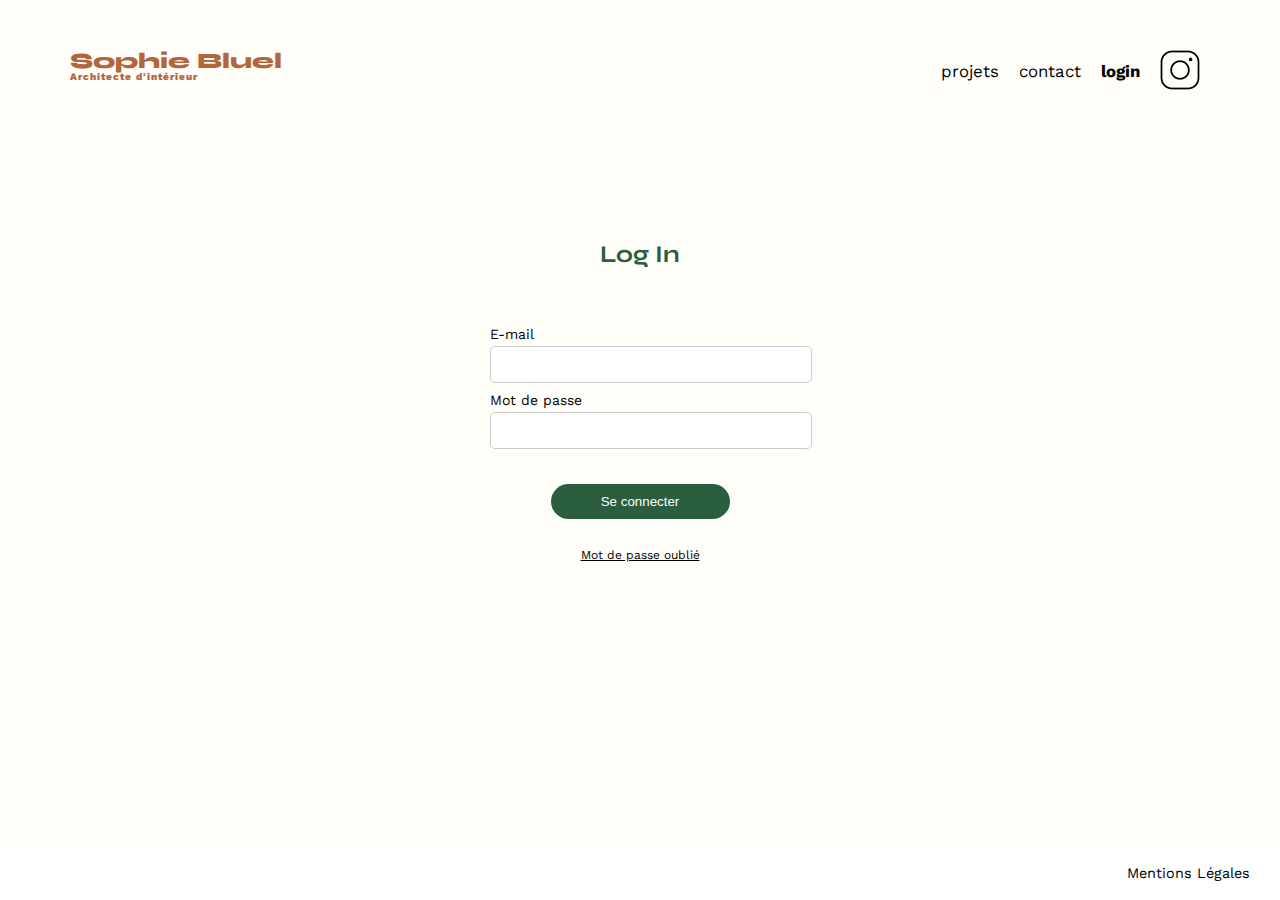
<file: FrontEnd/assets/login.html>
<!DOCTYPE html>
<html lang="fr">
  <head>
    <meta charset="UTF-8" />
    <title>Login</title>
    <meta name="viewport" content="width=device-width, initial-scale=1.0" />
    <link rel="preconnect" href="https://fonts.googleapis.com" />
    <link rel="preconnect" href="https://fonts.gstatic.com" crossorigin />
    <link
      href="https://fonts.googleapis.com/css2?family=Syne:wght@700;800&family=Work+Sans&display=swap"
      rel="stylesheet"
    />
    <meta name="description" content="" />
    <link rel="stylesheet" href="./style.css" />
    <script src="./scripts/login.js" defer></script>
  </head>
  <body>
    <header>
      <h1>Sophie Bluel <span>Architecte d'intérieur</span></h1>
      <nav>
        <ul>
          <li><a href="../index.html">projets</a></li>
          <li><a href="../index.html#contact">contact</a></li>
          <li><a href="./login.html" class="active">login</a></li>
          <li><img src="./icons/instagram.png" alt="Instagram" /></li>
        </ul>
      </nav>
    </header>
    <main>
      <div class="login-container">
        <h2>Log In</h2>
        <form>
          <label for="email">E-mail</label>
          <input type="email" id="email" name="email" />
          <label for="password">Mot de passe</label>
          <input type="password" id="password" name="password" />
          <button type="submit">Se connecter</button>
          <a href="#">Mot de passe oublié</a>
        </form>
      </div>
    </main>
    <footer>
      <nav>
        <ul>
          <li>Mentions Légales</li>
        </ul>
      </nav>
    </footer>
  </body>
</html>
</file>
<file: FrontEnd/assets/style.css>
/* http://meyerweb.com/eric/tools/css/reset/
   v2.0 | 20110126
   License: none (public domain)
*/

html,
body,
div,
span,
applet,
object,
iframe,
h1,
h2,
h3,
h4,
h5,
h6,
p,
blockquote,
pre,
a,
abbr,
acronym,
address,
big,
cite,
code,
del,
dfn,
em,
img,
ins,
kbd,
q,
s,
samp,
small,
strike,
strong,
sub,
sup,
tt,
var,
b,
u,
i,
center,
dl,
dt,
dd,
ol,
ul,
li,
fieldset,
form,
label,
legend,
table,
caption,
tbody,
tfoot,
thead,
tr,
th,
td,
article,
aside,
canvas,
details,
embed,
figure,
figcaption,
footer,
header,
hgroup,
menu,
nav,
output,
ruby,
section,
summary,
time,
mark,
audio,
video {
  margin: 0;
  padding: 0;
  border: 0;
  font-size: 100%;
  font: inherit;
  vertical-align: baseline;
}
/* HTML5 display-role reset for older browsers */
article,
aside,
details,
figcaption,
figure,
footer,
header,
hgroup,
menu,
nav,
section {
  display: block;
}
body {
  line-height: 1;
}
ol,
ul {
  list-style: none;
}
blockquote,
q {
  quotes: none;
}
blockquote:before,
blockquote:after,
q:before,
q:after {
  content: "";
  content: none;
}
table {
  border-collapse: collapse;
  border-spacing: 0;
}
/** end reset css**/
/* scroll behavior effet de défilement fluide */
html {
  scroll-behavior: smooth;
}

body {
  max-width: 1140px;
  margin: auto;
  font-family: "Work Sans";
  font-size: 14px;
  display: flex;
  flex-direction: column;
  min-height: 100vh;
  background: #fffef8;
}

main {
  flex: 1;
}

header {
  display: flex;
  justify-content: space-between;
  padding: 50px 0;
}
section {
  margin: 50px 0;
}

h1 {
  display: flex;
  flex-direction: column;
  font-family: "Syne";
  font-size: 22px;
  font-weight: 800;
  color: #b1663c;
}

h1 > span {
  font-family: "Work Sans";
  font-size: 10px;
  letter-spacing: 0.1em;
}

h2 {
  font-family: "Syne";
  font-weight: 700;
  font-size: 30px;
  color: #1d6154;
}
nav ul {
  display: flex;
  align-items: center;
  list-style-type: none;
}
nav li {
  padding: 0 10px;
  font-size: 1.2em;
}

/* Ajout du style pour les liens dans la navigation */
nav li a {
  text-decoration: none;
  color: inherit;
  cursor: pointer;
}

li:hover {
  color: #b1663c;
}
#introduction {
  display: flex;
  align-items: center;
}
#introduction figure {
  flex: 1;
}
#introduction img {
  display: block;
  margin: auto;
  width: 80%;
}

#introduction article {
  flex: 1;
}
#introduction h2 {
  margin-bottom: 1em;
}

#introduction p {
  margin-bottom: 0.5em;
}
#portfolio h2 {
  text-align: center;
  margin-bottom: 1em;
}

/* Ajout du style pour la navigation des filtres */
#portfolio nav {
  display: flex;
  justify-content: center;
  gap: 10px;
  margin-bottom: 50px;
}

/* Style des boutons de filtrage */
#portfolio nav button {
  font-family: "Syne";
  font-weight: 700;
  color: #1d6154;
  background-color: transparent;
  padding: 9px 20px;
  border: 1px solid #1d6154;
  border-radius: 60px;
  cursor: pointer;
}

#portfolio nav button:hover {
  color: white;
  background-color: #1d6154;
}

/* Style des boutons de filtrage actifs */
#portfolio nav button.active {
  color: white;
  background-color: #1d6154;
}

#portfolio nav button:hover {
  color: white;
  background-color: #1d6154;
}
/* Fin du style pour la navigation des filtres */

.gallery {
  width: 100%;
  display: grid;
  grid-template-columns: 1fr 1fr 1fr;
  grid-column-gap: 20px;
  grid-row-gap: 20px;
}

.gallery img {
  width: 100%;
}
#contact {
  width: 50%;
  margin: auto;
}
#contact > * {
  text-align: center;
}
#contact h2 {
  margin-bottom: 20px;
}
#contact form {
  text-align: left;
  margin-top: 30px;
  display: flex;
  flex-direction: column;
}

#contact input {
  height: 50px;
  font-size: 1.2em;
  border: none;
  box-shadow: 0px 4px 14px rgba(0, 0, 0, 0.09);
}
#contact label {
  margin: 2em 0 1em 0;
}
#contact textarea {
  border: none;
  box-shadow: 0px 4px 14px rgba(0, 0, 0, 0.09);
}

input[type="submit"] {
  font-family: "Syne";
  font-weight: 700;
  color: white;
  background-color: #1d6154;
  margin: 2em auto;
  width: 180px;
  text-align: center;
  border-radius: 60px;
}

footer nav ul {
  display: flex;
  justify-content: flex-end;
  margin: 0;
  padding: 0 20px;
  cursor: pointer;
}

/* Ajout du style pour le lien actif dans la navigation */
nav li a.active {
  font-weight: bold;
  color: black;
}

/* Styles pour la page login */
.login-container {
  text-align: center;
}

.login-container h2 {
  margin-top: 100px;
  font-size: 24px;
  color: #2b5d3f;
}

.login-container form {
  margin-top: 50px;
  display: flex;
  flex-direction: column;
  align-items: flex-start;
  width: 300px;
  margin-left: auto;
  margin-right: auto;
}

.login-container label {
  align-self: flex-start;
  font-size: 14px;
  color: #000;
  margin-top: 10px;
}

.login-container input {
  width: 300px;
  padding: 10px;
  margin-top: 5px;
  border: 1px solid #ccc;
  border-radius: 5px;
}

.login-container button {
  background-color: #2b5d3f;
  color: #fff;
  border: none;
  padding: 10px 20px;
  border-radius: 20px;
  margin-top: 35px;
  cursor: pointer;
  align-self: center;
  width: 179px;
}

.login-container a {
  font-size: 12px;
  color: #000;
  text-decoration: underline;
  margin-top: 30px;
  align-self: center;
  margin-bottom: 220px;
}

footer {
  background-color: white;
  padding: 20px 0;
  width: 100vw;
  margin-top: auto;
  font-size: 12px;
  margin-left: calc(-50vw + 50%); /* Centrage du footer */
  position: relative;
}

.edit-banner {
  position: fixed;
  top: 0;
  left: 0;
  width: 100%;
  height: 59px;
  background-color: black;
  display: none;
  justify-content: center;
  align-items: center;
  z-index: 1000;
}

.edit-banner p {
  color: white;
  font-size: 16px;
  font-weight: 400;
  margin: 0;
}

/* Ajout de la classe pour ajuster le header quand la bannière est visible */
body.edit-mode header {
  margin-top: 109px; /* 59px (hauteur de la bannière) + 50px (marge originale) */
}

.title-container {
  display: flex;
  align-items: baseline;
  justify-content: center;
  gap: 30px;
  margin-bottom: 1em;
}

.edit-link {
  color: black;
  text-decoration: none;
  display: inline-flex;
  align-items: center;
  gap: 8px;
  font-size: 14px;
}

.edit-link i {
  color: black;
  margin-right: 2px;
}

/* Styles pour la modal */
.modal {
  position: fixed;
  display: none;
  align-items: center;
  justify-content: center;
  top: 0;
  left: 0;
  width: 100%;
  height: 100%;
  background: rgba(0, 0, 0, 0.3);
  z-index: 1000;
}

.modal-wrapper {
  background-color: white;
  width: 630px;
  padding: 30px;
  border-radius: 10px;
  position: relative;
}

.close-modal {
  position: absolute;
  top: 10px;
  right: 10px;
  background: none;
  border: none;
  font-size: 20px;
  cursor: pointer;
}

.modal h3 {
  color: black;
  text-align: center;
  margin-bottom: 30px;
  font-size: 26px;
}

.modal-gallery {
  display: grid;
  grid-template-columns: repeat(5, 1fr);
  gap: 10px;
  margin: 20px 0;
}

.modal-gallery figure {
  position: relative;
  width: 100%;
}

.modal-gallery img {
  width: 100%;
  height: 150px;
  object-fit: cover;
}

.delete-btn {
  position: absolute;
  top: 5px;
  right: 5px;
  background: black;
  color: white;
  border: none;
  border-radius: 2px;
  padding: 4px;
  cursor: pointer;
}

.delete-btn:hover {
  background: #333;
}

.add-photo-btn,
.delete-gallery-btn {
  display: block;
  width: 237px;
  height: 36px;
  margin: 20px auto;
  border: none;
  border-radius: 60px;
  font-family: "Syne";
  font-weight: 700;
  cursor: pointer;
}

.add-photo-btn {
  background-color: #1d6154;
  color: white;
}

.delete-gallery-btn {
  background: none;
  color: #d65353;
}

hr {
  margin: 20px 0;
  border: none;
  border-top: 1px solid #b3b3b3;
}

.add-photo-form {
  width: 100%;
  max-width: 420px;
  margin: 0 auto;
  padding: 20px;
}

.photo-upload-container {
  display: flex;
  flex-direction: column;
  align-items: center;
  justify-content: center;
  background-color: #e8f1f6;
  padding: 30px;
  margin-bottom: 20px;
  border-radius: 3px;
}

.photo-upload-container i {
  font-size: 58px;
  color: #b9c5cc;
  margin-bottom: 15px;
}

.photo-upload-label {
  background-color: #cbd6dc;
  color: #306685;
  padding: 10px 33px;
  border-radius: 50px;
  cursor: pointer;
  margin-bottom: 7px;
}

#photo-upload {
  display: none;
}

.upload-info {
  color: #444;
  font-size: 10px;
}

.form-group {
  margin-bottom: 20px;
}

.form-group label {
  display: block;
  margin-bottom: 10px;
  color: #3d3d3d;
}

.form-group input,
.form-group select {
  width: 100%;
  padding: 10px;
  border: none;
  box-shadow: 0px 4px 14px rgba(0, 0, 0, 0.09);
}

.form-actions {
  text-align: center;
}

.submit-btn {
  background-color: #1d6154;
  color: white;
  padding: 10px 50px;
  border: none;
  border-radius: 60px;
  cursor: pointer;
}

.submit-btn:hover {
  background-color: #0f4c3a;
}

.modal-form-container {
  width: 100%;
}

.back-button {
  position: absolute;
  top: 30px;
  left: 30px;
  background: none;
  border: none;
  font-size: 20px;
  cursor: pointer;
}

.image-upload-container {
  width: 100%;
  height: 170px;
  background-color: #e8f1f6;
  display: flex;
  flex-direction: column;
  align-items: center;
  justify-content: center;
  margin-bottom: 30px;
  border-radius: 3px;
}

.image-upload-container i {
  font-size: 58px;
  color: #b9c5cc;
  margin-bottom: 15px;
}

.image-upload-container input[type="file"] {
  display: none;
}

.custom-file-upload {
  background-color: #cbd6dc;
  color: #306685;
  padding: 10px 33px;
  border-radius: 50px;
  cursor: pointer;
  margin-bottom: 7px;
}

.add-work-form {
  display: flex;
  flex-direction: column;
  width: 100%;
  margin-top: 30px;
}

.add-work-form label {
  margin-bottom: 10px;
  color: #3d3d3d;
}

.add-work-form input,
.add-work-form select {
  height: 50px;
  font-size: 1.2em;
  border: none;
  box-shadow: 0px 4px 14px rgba(0, 0, 0, 0.09);
  margin-bottom: 20px;
}

.validate-btn {
  background-color: #a7a7a7;
  color: white;
  width: 237px;
  height: 36px;
  border: none;
  border-radius: 60px;
  margin: 20px auto;
  cursor: pointer;
}

.validate-btn.active {
  background-color: #1d6154;
}

.upload-default {
  display: flex;
  flex-direction: column;
  align-items: center;
  justify-content: center;
  gap: 15px;
  width: 100%;
  height: 100%;
  background-color: #e8f1f6;
  padding: 20px;
}

.upload-default i {
  font-size: 58px;
  color: #b9c5cc;
}

.custom-file-upload {
  background-color: #cbd6dc;
  color: #306685;
  padding: 10px 33px;
  border-radius: 50px;
  cursor: pointer;
}

.upload-default p {
  font-size: 10px;
  color: #444444;
}

input[type="file"] {
  display: none;
}

.add-work-form hr {
  margin: 30px 0;
  border: none;
  border-top: 1px solid #b3b3b3;
  width: 100%;
}
</file>
